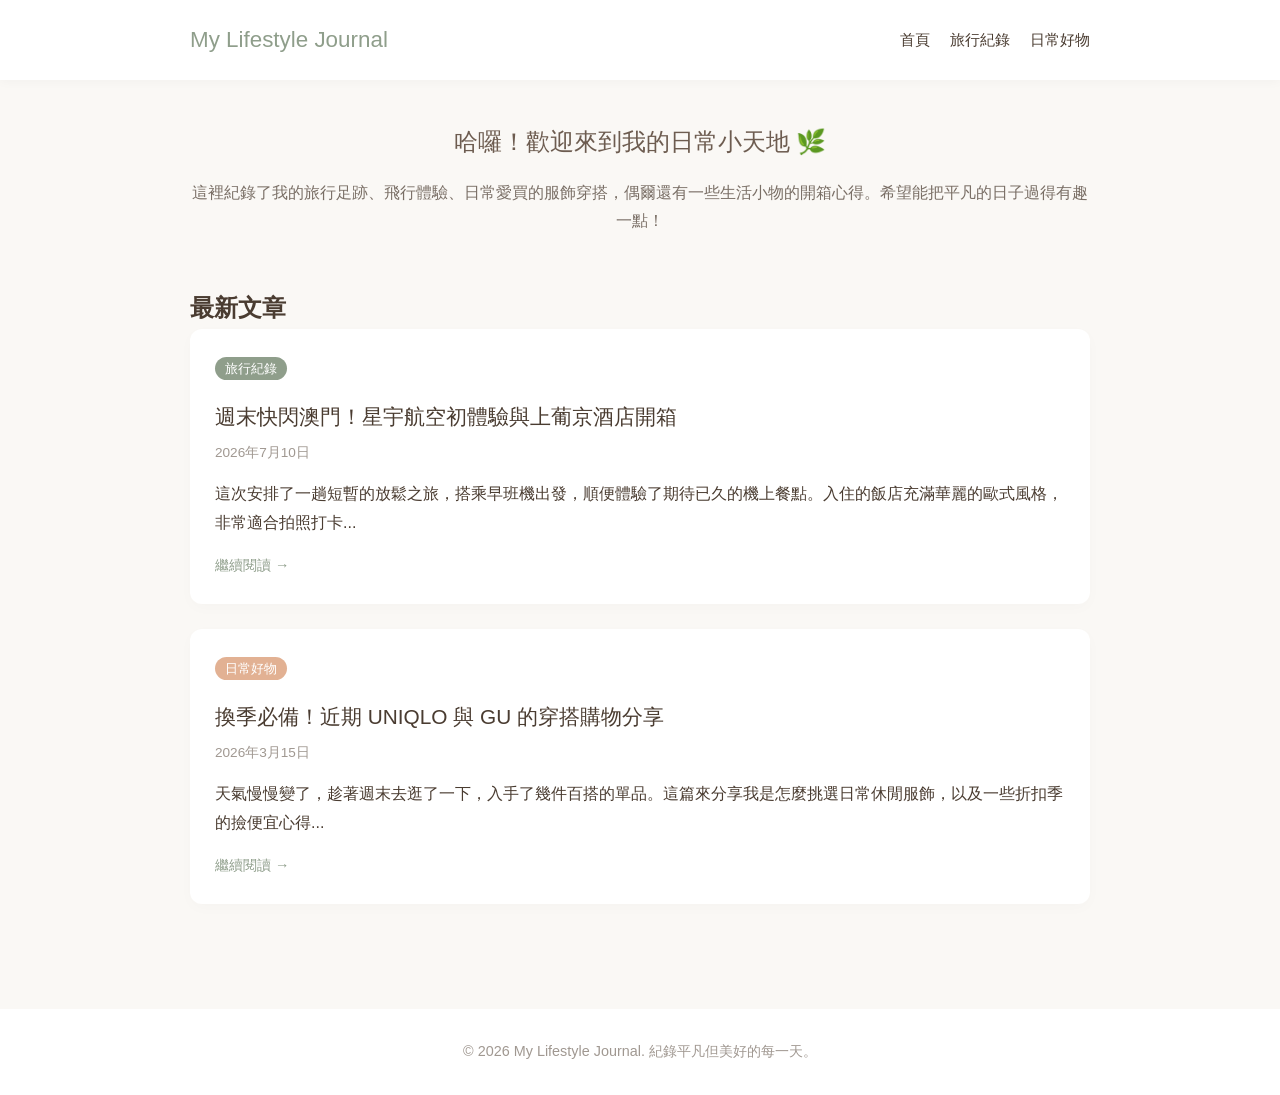
<file: index.html>
<!DOCTYPE html>
<html lang="zh-TW">
<head>
    <meta charset="UTF-8">
    <meta name="viewport" content="width=device-width, initial-scale=1.0">
    <title>My Lifestyle Journal | 生活與旅行隨筆</title>
    <link rel="stylesheet" href="style.css">
</head>
<body>
    <header>
        <div class="container">
            <h1>My Lifestyle Journal</h1>
            <nav>
                <ul>
                    <li><a href="index.html">首頁</a></li>
                    <li><a href="travel.html">旅行紀錄</a></li>
                    <li><a href="lifestyle.html">日常好物</a></li>
                </ul>
            </nav>
        </div>
    </header>

    <main class="container">
        <section class="intro">
            <h2>哈囉！歡迎來到我的日常小天地 🌿</h2>
            <p>這裡紀錄了我的旅行足跡、飛行體驗、日常愛買的服飾穿搭，偶爾還有一些生活小物的開箱心得。希望能把平凡的日子過得有趣一點！</p>
        </section>

        <section class="recent-posts">
            <h2>最新文章</h2>
            
            <article class="post-card">
                <span class="category travel">旅行紀錄</span>
                <h3>週末快閃澳門！星宇航空初體驗與上葡京酒店開箱</h3>
                <p class="date">2026年7月10日</p>
                <p>這次安排了一趟短暫的放鬆之旅，搭乘早班機出發，順便體驗了期待已久的機上餐點。入住的飯店充滿華麗的歐式風格，非常適合拍照打卡...</p>
                <a href="#" class="read-more">繼續閱讀 →</a>
            </article>

            <article class="post-card">
                <span class="category lifestyle">日常好物</span>
                <h3>換季必備！近期 UNIQLO 與 GU 的穿搭購物分享</h3>
                <p class="date">2026年3月15日</p>
                <p>天氣慢慢變了，趁著週末去逛了一下，入手了幾件百搭的單品。這篇來分享我是怎麼挑選日常休閒服飾，以及一些折扣季的撿便宜心得...</p>
                <a href="#" class="read-more">繼續閱讀 →</a>
            </article>
        </section>
    </main>

    <footer>
        <p>© 2026 My Lifestyle Journal. 紀錄平凡但美好的每一天。</p>
    </footer>
</body>
</html>
</file>
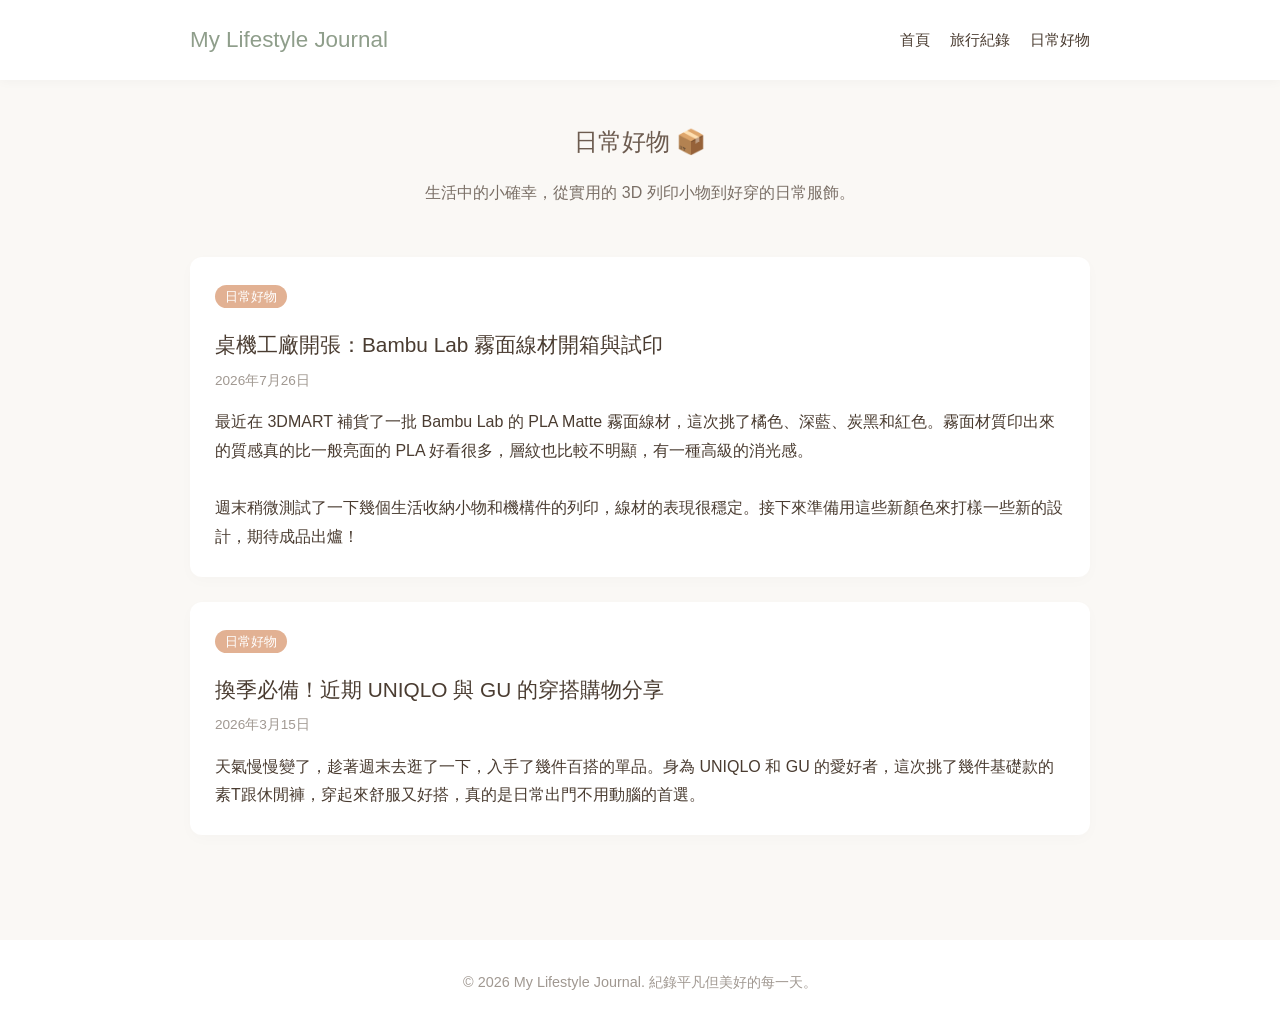
<file: lifestyle.html>
<!DOCTYPE html>
<html lang="zh-TW">
<head>
    <meta charset="UTF-8">
    <meta name="viewport" content="width=device-width, initial-scale=1.0">
    <title>日常好物 | My Lifestyle Journal</title>
    <link rel="stylesheet" href="style.css">
</head>
<body>
    <header>
        <div class="container">
            <h1>My Lifestyle Journal</h1>
            <nav>
                <ul>
                    <li><a href="index.html">首頁</a></li>
                    <li><a href="travel.html">旅行紀錄</a></li>
                    <li><a href="lifestyle.html">日常好物</a></li>
                </ul>
            </nav>
        </div>
    </header>

    <main class="container">
        <section class="intro">
            <h2>日常好物 📦</h2>
            <p>生活中的小確幸，從實用的 3D 列印小物到好穿的日常服飾。</p>
        </section>

        <section class="posts-list">
            <article class="post-card">
                <span class="category lifestyle">日常好物</span>
                <h3>桌機工廠開張：Bambu Lab 霧面線材開箱與試印</h3>
                <p class="date">2026年7月26日</p>
                <p>最近在 3DMART 補貨了一批 Bambu Lab 的 PLA Matte 霧面線材，這次挑了橘色、深藍、炭黑和紅色。霧面材質印出來的質感真的比一般亮面的 PLA 好看很多，層紋也比較不明顯，有一種高級的消光感。</p>
                <br>
                <p>週末稍微測試了一下幾個生活收納小物和機構件的列印，線材的表現很穩定。接下來準備用這些新顏色來打樣一些新的設計，期待成品出爐！</p>
            </article>

            <article class="post-card">
                <span class="category lifestyle">日常好物</span>
                <h3>換季必備！近期 UNIQLO 與 GU 的穿搭購物分享</h3>
                <p class="date">2026年3月15日</p>
                <p>天氣慢慢變了，趁著週末去逛了一下，入手了幾件百搭的單品。身為 UNIQLO 和 GU 的愛好者，這次挑了幾件基礎款的素T跟休閒褲，穿起來舒服又好搭，真的是日常出門不用動腦的首選。</p>
            </article>
        </section>
    </main>

    <footer>
        <p>© 2026 My Lifestyle Journal. 紀錄平凡但美好的每一天。</p>
    </footer>
</body>
</html>
</file>
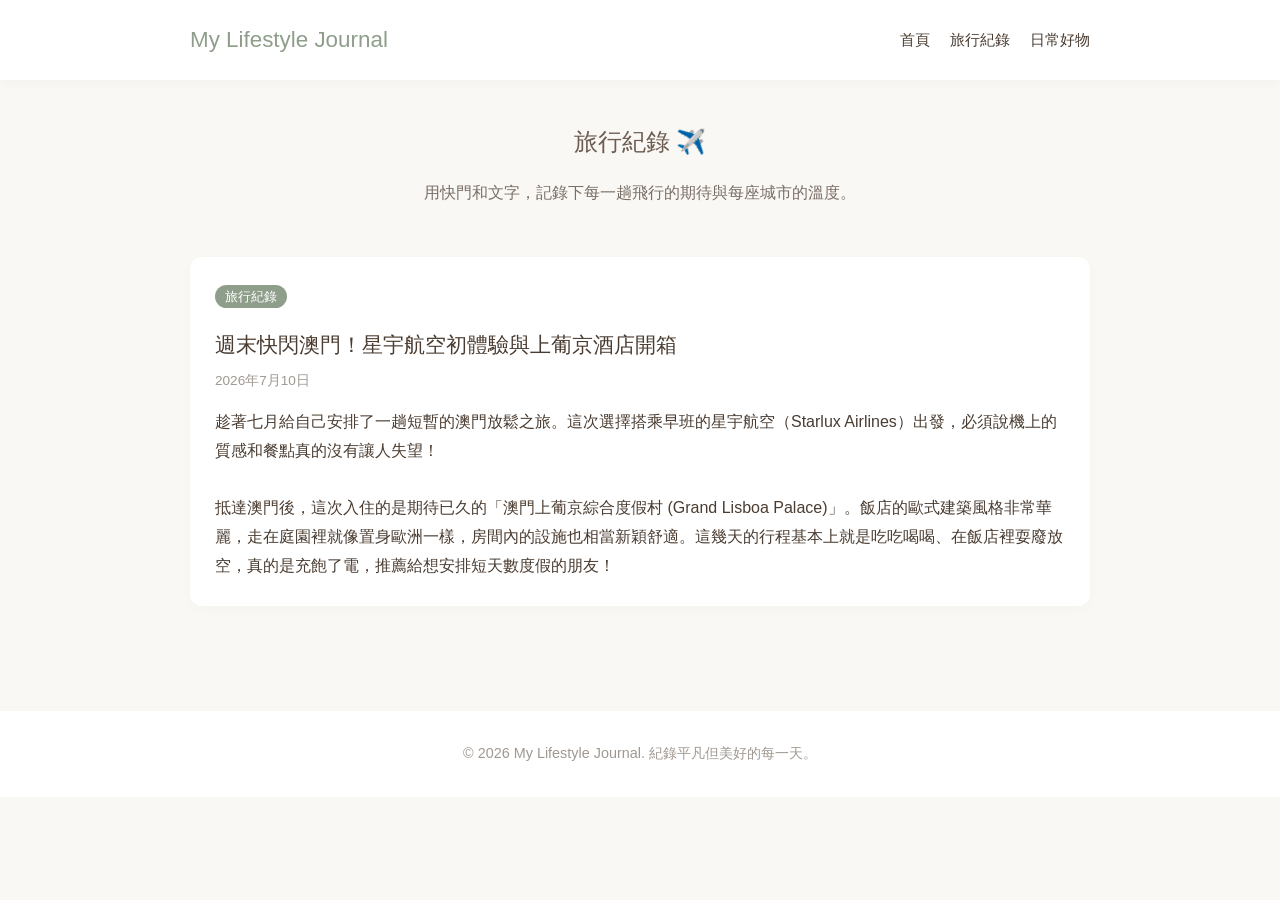
<file: travel.html>
<!DOCTYPE html>
<html lang="zh-TW">
<head>
    <meta charset="UTF-8">
    <meta name="viewport" content="width=device-width, initial-scale=1.0">
    <title>旅行紀錄 | My Lifestyle Journal</title>
   <link rel="stylesheet" href="style.css">
</head>
<body>
    <header>
        <div class="container">
            <h1>My Lifestyle Journal</h1>
            <nav>
                <ul>
                    <li><a href="index.html">首頁</a></li>
                    <li><a href="travel.html">旅行紀錄</a></li>
                    <li><a href="lifestyle.html">日常好物</a></li>
                </ul>
            </nav>
        </div>
    </header>

    <main class="container">
        <section class="intro">
            <h2>旅行紀錄 ✈️</h2>
            <p>用快門和文字，記錄下每一趟飛行的期待與每座城市的溫度。</p>
        </section>

        <section class="posts-list">
            <article class="post-card">
                <span class="category travel">旅行紀錄</span>
                <h3>週末快閃澳門！星宇航空初體驗與上葡京酒店開箱</h3>
                <p class="date">2026年7月10日</p>
                <p>趁著七月給自己安排了一趟短暫的澳門放鬆之旅。這次選擇搭乘早班的星宇航空（Starlux Airlines）出發，必須說機上的質感和餐點真的沒有讓人失望！</p>
                <br>
                <p>抵達澳門後，這次入住的是期待已久的「澳門上葡京綜合度假村 (Grand Lisboa Palace)」。飯店的歐式建築風格非常華麗，走在庭園裡就像置身歐洲一樣，房間內的設施也相當新穎舒適。這幾天的行程基本上就是吃吃喝喝、在飯店裡耍廢放空，真的是充飽了電，推薦給想安排短天數度假的朋友！</p>
            </article>
        </section>
    </main>

    <footer>
        <p>© 2026 My Lifestyle Journal. 紀錄平凡但美好的每一天。</p>
    </footer>
</body>
</html>
</file>
<file: style.css>
/* 日系大地色系與字體設定 */
* { margin: 0; padding: 0; box-sizing: border-box; }
body {
    font-family: "Noto Sans TC", "Helvetica Neue", sans-serif;
    line-height: 1.8;
    color: #4A3C31; /* 深咖啡色 */
    background-color: #FAF8F5; /* 米白色 */
}
.container { width: 85%; margin: 0 auto; max-width: 900px; }

/* 導覽列 */
header {
    background-color: #FFFFFF;
    padding: 20px 0;
    box-shadow: 0 2px 10px rgba(0,0,0,0.03);
}
header .container { display: flex; justify-content: space-between; align-items: center; }
header h1 { font-size: 1.4rem; font-weight: normal; color: #8F9E8B; /* 莫蘭迪綠 */ }
header nav ul { list-style: none; display: flex; gap: 20px; }
header nav a { color: #4A3C31; text-decoration: none; font-size: 0.95rem; }
header nav a:hover { color: #8F9E8B; }

/* 內容區塊 */
main { padding: 40px 0; }
.intro { text-align: center; margin-bottom: 50px; }
.intro h2 { font-weight: normal; margin-bottom: 15px; color: #6D5C50; }
.intro p { color: #7A6F66; }

/* 網誌卡片 */
.post-card {
    background: #FFFFFF;
    padding: 25px;
    border-radius: 12px;
    margin-bottom: 25px;
    box-shadow: 0 4px 15px rgba(0,0,0,0.02);
    transition: transform 0.2s ease;
}
.post-card:hover { transform: translateY(-3px); }
.category { 
    font-size: 0.8rem; padding: 4px 10px; border-radius: 20px; color: #fff; 
}
.category.travel { background-color: #8F9E8B; }
.category.lifestyle { background-color: #E2B193; /* 柔和橘 */ }

.post-card h3 { margin: 15px 0 5px; font-weight: normal; font-size: 1.3rem; }
.post-card .date { font-size: 0.85rem; color: #A09891; margin-bottom: 15px; }
.read-more { display: inline-block; margin-top: 15px; color: #8F9E8B; text-decoration: none; font-size: 0.9rem; }

/* 圖片圓角 (預留給未來文章用) */
.rounded-img { border-radius: 12px; max-width: 100%; height: auto; }

/* 頁尾 */
footer { text-align: center; padding: 30px; background: #FFFFFF; color: #A09891; font-size: 0.9rem; margin-top: 40px; }
</file>
